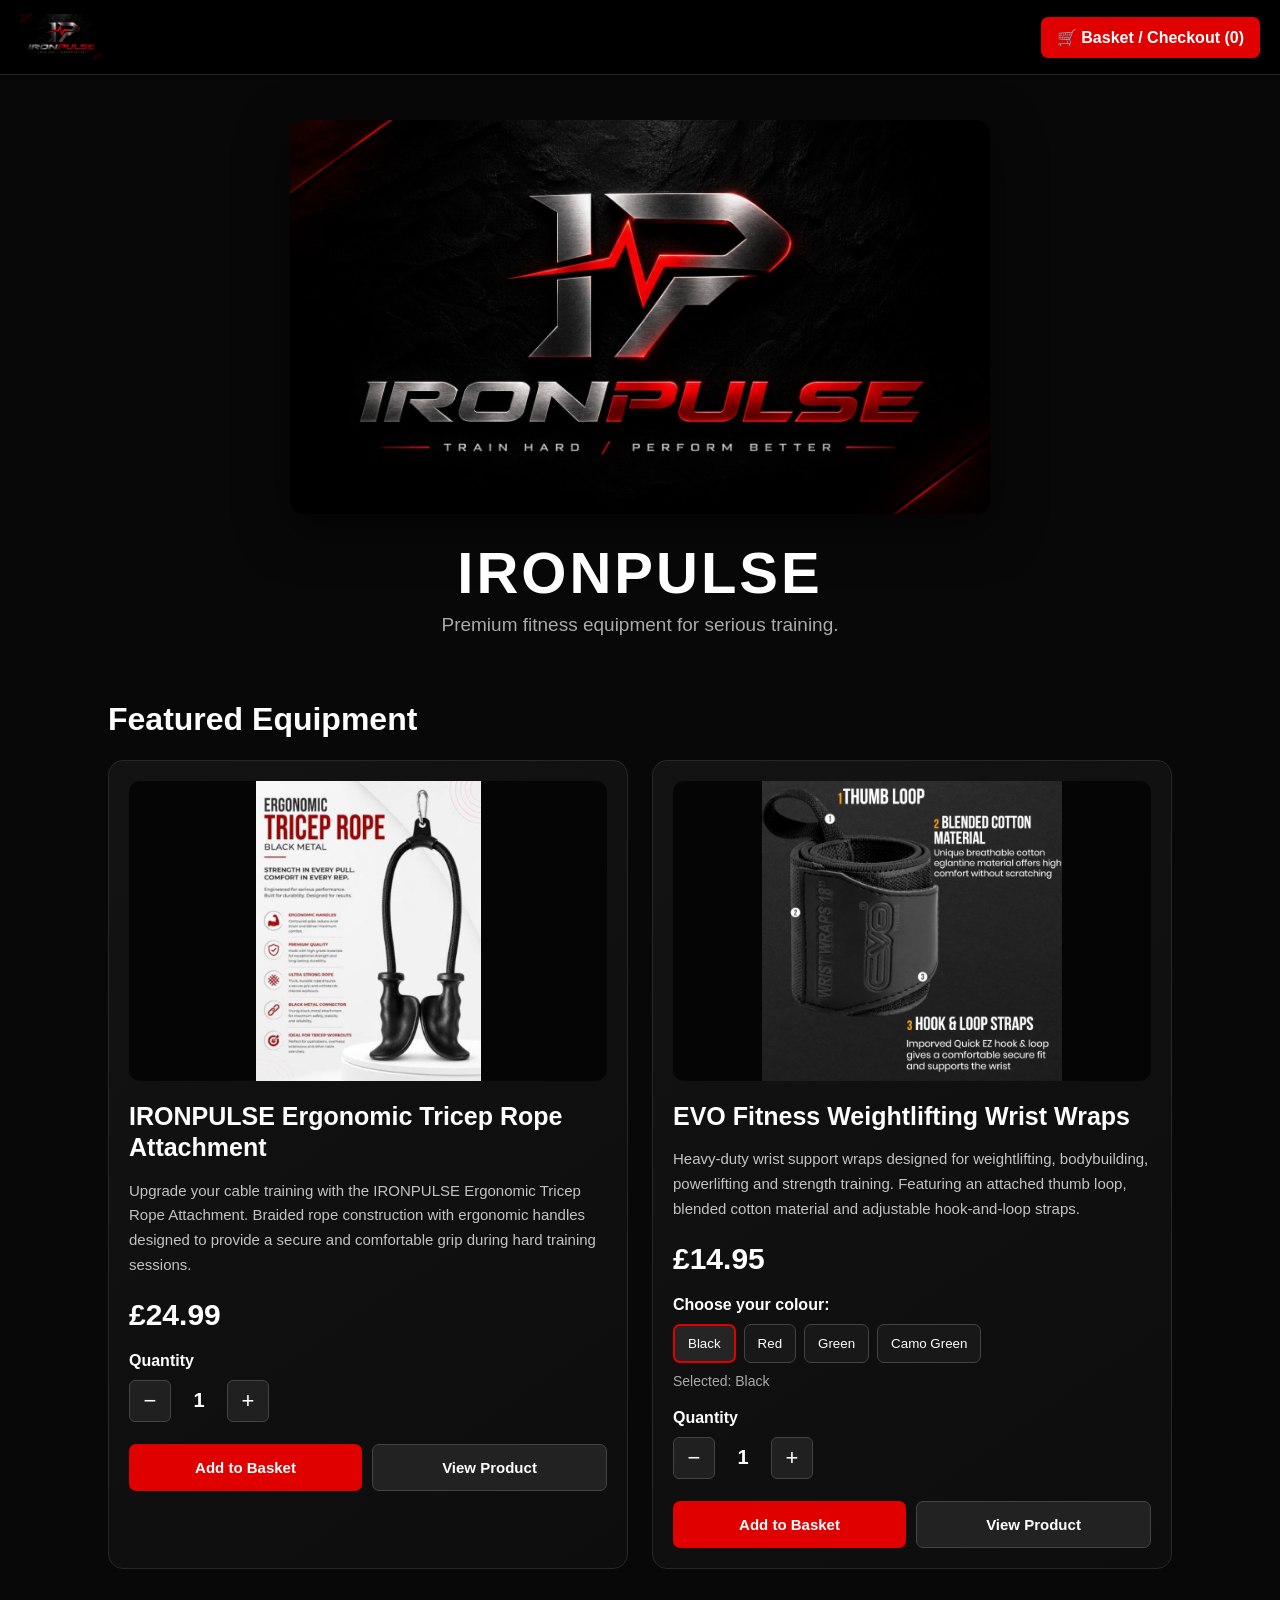
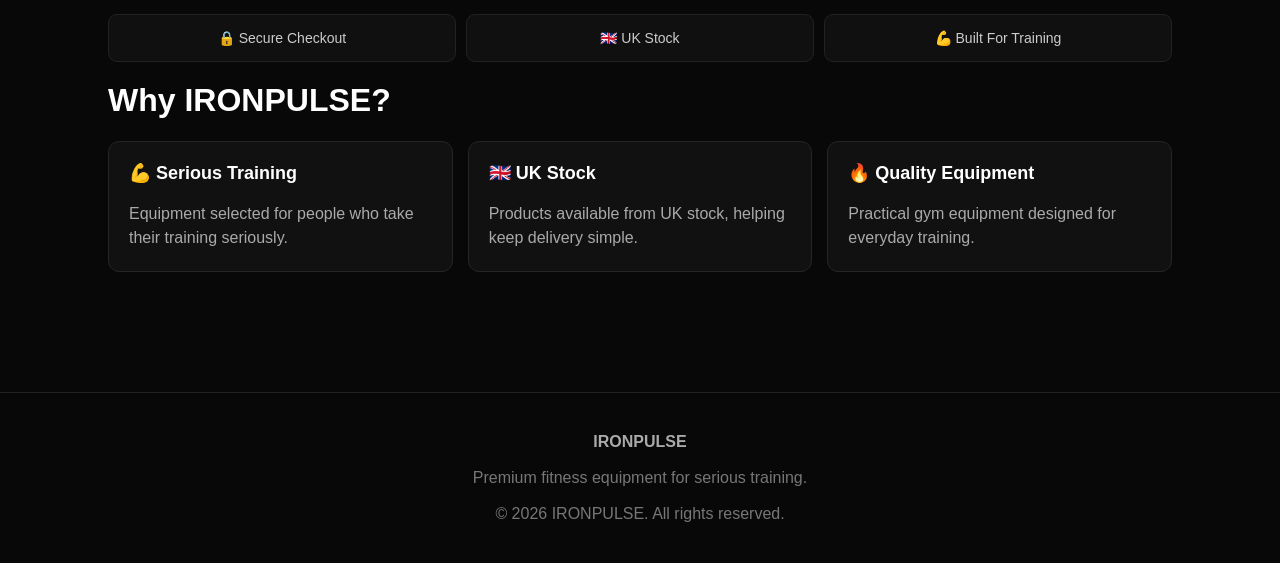
<file: index.html>
<!DOCTYPE html>
<html lang="en">
<head>
<meta charset="UTF-8">
<meta name="viewport" content="width=device-width, initial-scale=1.0">

<title>IRONPULSE | Premium Fitness Equipment</title>

<meta name="description"
content="IRONPULSE — premium gym accessories and fitness equipment for serious training.">

<style>

* {
  box-sizing: border-box;
}

html {
  scroll-behavior: smooth;
}

body {
  margin: 0;
  background: #080808;
  color: #fff;
  font-family: Arial, Helvetica, sans-serif;
}

/* HEADER */

header {
  position: sticky;
  top: 0;
  z-index: 1000;

  background: rgba(0,0,0,0.96);
  border-bottom: 1px solid #252525;

  padding: 14px 20px;

  display: flex;
  align-items: center;
  justify-content: space-between;
}

.logo {
  width: 150px;
  max-width: 55%;
  display: block;
}

.basket {
  background: #e00000;
  color: #fff;

  padding: 11px 16px;

  border-radius: 7px;

  text-decoration: none;
  font-weight: bold;

  transition: 0.2s;
}

.basket:hover {
  background: #b80000;
  transform: translateY(-1px);
}

/* MAIN */

.container {
  width: 100%;
  max-width: 1100px;

  margin: auto;

  padding: 25px 18px 70px;
}

/* HERO */

.hero {
  text-align: center;
  padding: 20px 0 45px;
}

.hero img {
  width: 100%;
  max-width: 700px;

  border-radius: 14px;

  display: block;
  margin: auto;

  box-shadow: 0 15px 50px rgba(0,0,0,0.5);
}

.hero h1 {
  font-size: clamp(36px, 7vw, 58px);

  margin: 25px 0 8px;

  letter-spacing: 3px;
}

.hero p {
  color: #aaa;
  font-size: 19px;
  margin: 0;
}

/* SECTION TITLES */

.section-title {
  font-size: 32px;
  margin: 20px 0 22px;
}

/* PRODUCTS */

.products {
  display: grid;
  grid-template-columns: repeat(2, 1fr);
  gap: 24px;
}

.product {
  background: linear-gradient(145deg, #131313, #0d0d0d);

  border: 1px solid #282828;

  border-radius: 15px;

  padding: 20px;

  transition: transform 0.2s, border-color 0.2s;
}

.product:hover {
  transform: translateY(-3px);
  border-color: #444;
}

.product-image {
  width: 100%;
  height: 300px;

  object-fit: contain;

  background: #050505;

  border-radius: 11px;

  display: block;
}

.product h2 {
  font-size: 25px;
  line-height: 1.25;

  margin: 20px 0 10px;
}

.description {
  color: #c3c3c3;
  line-height: 1.65;
  font-size: 15px;
}

.price {
  font-size: 30px;
  font-weight: bold;

  margin: 20px 0;

  color: #fff;
}

/* OPTIONS */

.quantity-area {
  margin-top: 20px;
}

.quantity-area strong,
.colours strong {
  display: block;
  margin-bottom: 10px;
}

.quantity {
  display: flex;
  align-items: center;
  gap: 12px;
}

.quantity button {
  width: 42px;
  height: 42px;

  background: #202020;
  color: white;

  border: 1px solid #444;
  border-radius: 6px;

  font-size: 22px;

  cursor: pointer;

  transition: 0.2s;
}

.quantity button:hover {
  background: #333;
}

.quantity span {
  min-width: 32px;

  text-align: center;

  font-size: 20px;
  font-weight: bold;
}

/* COLOURS */

.colours {
  margin-top: 20px;
}

.colour-buttons {
  display: flex;
  flex-wrap: wrap;
  gap: 8px;
}

.colour-button {
  background: #181818;
  color: white;

  border: 1px solid #444;

  padding: 10px 13px;

  border-radius: 7px;

  cursor: pointer;

  transition: 0.2s;
}

.colour-button:hover {
  background: #262626;
}

.colour-button.active {
  border: 2px solid #e00000;
  background: #252525;
}

.selected-colour {
  color: #aaa;
  font-size: 14px;
  margin-top: 10px;
}

/* BUTTONS */

.button-row {
  display: flex;
  gap: 10px;

  margin-top: 22px;
}

.add-button,
.checkout-button {
  flex: 1;

  padding: 14px 10px;

  border-radius: 7px;

  font-size: 15px;
  font-weight: bold;

  cursor: pointer;

  text-align: center;
  text-decoration: none;

  transition: 0.2s;
}

.add-button {
  background: #e00000;
  color: white;
  border: none;
}

.add-button:hover {
  background: #b80000;
}

.checkout-button {
  background: #222;
  color: white;

  border: 1px solid #444;
}

.checkout-button:hover {
  background: #333;
}

/* MESSAGE */

.message {
  display: none;

  text-align: center;

  margin-top: 13px;

  color: #62ff62;

  font-weight: bold;
}

/* FEATURES */

.features {
  display: grid;

  grid-template-columns: repeat(3, 1fr);

  gap: 15px;
}

.feature {
  background: #111;

  padding: 20px;

  border-radius: 11px;

  border: 1px solid #252525;
}

.feature h3 {
  margin-top: 0;
  font-size: 18px;
}

.feature p {
  color: #aaa;
  line-height: 1.55;
  margin-bottom: 0;
}

/* TRUST BAR */

.trust-bar {
  display: grid;

  grid-template-columns: repeat(3, 1fr);

  gap: 10px;

  margin: 45px 0 10px;

  text-align: center;
}

.trust-item {
  background: #101010;

  border: 1px solid #222;

  border-radius: 9px;

  padding: 15px;

  color: #ccc;

  font-size: 14px;
}

/* FOOTER */

footer {
  text-align: center;

  padding: 40px 20px;

  border-top: 1px solid #222;

  color: #777;

  margin-top: 50px;
}

footer strong {
  color: #aaa;
}

/* MOBILE */

@media (max-width: 700px) {

  header {
    padding: 12px;
  }

  .logo {
    width: 125px;
  }

  .basket {
    padding: 9px 11px;
    font-size: 13px;
  }

  .products {
    grid-template-columns: 1fr;
  }

  .features {
    grid-template-columns: 1fr;
  }

  .trust-bar {
    grid-template-columns: 1fr;
  }

  .button-row {
    flex-direction: column;
  }

  .product-image {
    height: 280px;
  }

}

</style>
</head>


<body>


<!-- HEADER -->

<header>

<a href="index.html">
<img
class="logo"
src="assets/ironpulse-brand.jpg"
alt="IRONPULSE">
</a>

<a href="checkout.html" class="basket">
🛒 Basket / Checkout
(<span id="basketCount">0</span>)
</a>

</header>


<main class="container">


<!-- HERO -->

<section class="hero">

<img
src="assets/ironpulse-brand.jpg"
alt="IRONPULSE Premium Fitness Equipment">

<h1>IRONPULSE</h1>

<p>
Premium fitness equipment for serious training.
</p>

</section>


<!-- PRODUCTS -->

<h2 class="section-title">
Featured Equipment
</h2>


<div class="products">


<!-- TRICEP ROPE -->

<section class="product">

<img
class="product-image"
src="assets/product-features.jpg"
alt="IRONPULSE Ergonomic Tricep Rope Attachment">

<h2>
IRONPULSE Ergonomic Tricep Rope Attachment
</h2>

<p class="description">
Upgrade your cable training with the
IRONPULSE Ergonomic Tricep Rope Attachment.

Braided rope construction with ergonomic
handles designed to provide a secure and
comfortable grip during hard training sessions.
</p>

<div class="price">
£24.99
</div>


<div class="quantity-area">

<strong>Quantity</strong>

<div class="quantity">

<button
type="button"
onclick="changeQuantity('rope', -1)">
−
</button>

<span id="ropeQuantity">1</span>

<button
type="button"
onclick="changeQuantity('rope', 1)">
+
</button>

</div>

</div>


<div class="button-row">

<button
type="button"
class="add-button"
onclick="addToBasket('rope')">

Add to Basket

</button>

<a
href="tricep-rope.html"
class="checkout-button">

View Product

</a>

</div>


<div
id="ropeMessage"
class="message">

✓ Added to basket

</div>

</section>


<!-- WRIST WRAPS -->

<section class="product">

<img
class="product-image"
src="assets/Screenshot_20260927_171119_com_amazon_mShop_android_shopping_MainActivity.jpg"
alt="EVO Fitness Weightlifting Wrist Wraps">

<h2>
EVO Fitness Weightlifting Wrist Wraps
</h2>

<p class="description">
Heavy-duty wrist support wraps designed for
weightlifting, bodybuilding, powerlifting and
strength training.

Featuring an attached thumb loop, blended cotton
material and adjustable hook-and-loop straps.
</p>

<div class="price">
£14.95
</div>


<!-- COLOURS -->

<div class="colours">

<strong>
Choose your colour:
</strong>

<div class="colour-buttons">

<button
type="button"
class="colour-button active"
onclick="selectColour('Black', this)">
Black
</button>

<button
type="button"
class="colour-button"
onclick="selectColour('Red', this)">
Red
</button>

<button
type="button"
class="colour-button"
onclick="selectColour('Green', this)">
Green
</button>

<button
type="button"
class="colour-button"
onclick="selectColour('Camo Green', this)">
Camo Green
</button>

</div>

<p id="selectedColour" class="selected-colour">
Selected: Black
</p>

</div>


<!-- QUANTITY -->

<div class="quantity-area">

<strong>Quantity</strong>

<div class="quantity">

<button
type="button"
onclick="changeQuantity('wraps', -1)">
−
</button>

<span id="wrapQuantity">1</span>

<button
type="button"
onclick="changeQuantity('wraps', 1)">
+
</button>

</div>

</div>


<div class="button-row">

<button
type="button"
class="add-button"
onclick="addToBasket('wraps')">

Add to Basket

</button>

<a
href="evo-wraps.html"
class="checkout-button">

View Product

</a>

</div>


<div
id="wrapMessage"
class="message">

✓ Added to basket

</div>

</section>

</div>


<!-- TRUST -->

<div class="trust-bar">

<div class="trust-item">
🔒 Secure Checkout
</div>

<div class="trust-item">
🇬🇧 UK Stock
</div>

<div class="trust-item">
💪 Built For Training
</div>

</div>


<!-- WHY IRONPULSE -->

<h2 class="section-title">
Why IRONPULSE?
</h2>


<div class="features">


<div class="feature">

<h3>💪 Serious Training</h3>

<p>
Equipment selected for people who take
their training seriously.
</p>

</div>


<div class="feature">

<h3>🇬🇧 UK Stock</h3>

<p>
Products available from UK stock,
helping keep delivery simple.
</p>

</div>


<div class="feature">

<h3>🔥 Quality Equipment</h3>

<p>
Practical gym equipment designed for
everyday training.
</p>

</div>


</div>


</main>


<footer>

<strong>IRONPULSE</strong>

<br><br>

Premium fitness equipment for serious training.

<br><br>

© 2026 IRONPULSE. All rights reserved.

</footer>


<script>

/* =========================================
   IRONPULSE BASKET
========================================= */

let basket =
JSON.parse(localStorage.getItem("ironpulseBasket")) || [];


let quantities = {

  rope: 1,

  wraps: 1

};


let selectedColour = "Black";


/* =========================================
   QUANTITY
========================================= */

function changeQuantity(product, amount) {

  quantities[product] += amount;

  if (quantities[product] < 1) {

    quantities[product] = 1;

  }


  if (product === "rope") {

    document.getElementById("ropeQuantity")
      .textContent = quantities[product];

  }


  if (product === "wraps") {

    document.getElementById("wrapQuantity")
      .textContent = quantities[product];

  }

}


/* =========================================
   COLOUR
========================================= */

function selectColour(colour, button) {

  selectedColour = colour;

  document.getElementById("selectedColour")
    .textContent = "Selected: " + colour;


  document
    .querySelectorAll(".colour-button")
    .forEach(function(btn) {

      btn.classList.remove("active");

    });


  button.classList.add("active");

}


/* =========================================
   ADD TO BASKET
========================================= */

function addToBasket(product) {

  let item;


  if (product === "rope") {

    item = {

      product:
        "IRONPULSE Ergonomic Tricep Rope Attachment",

      price: 24.99,

      quantity: quantities.rope,

      colour: "Black"

    };


    showMessage("ropeMessage");

  }


  if (product === "wraps") {

    item = {

      product:
        "EVO Fitness Weightlifting Wrist Wraps",

      price: 14.95,

      quantity: quantities.wraps,

      colour: selectedColour

    };


    showMessage("wrapMessage");

  }


  basket.push(item);


  localStorage.setItem(
    "ironpulseBasket",
    JSON.stringify(basket)
  );


  updateBasketCount();

}


/* =========================================
   MESSAGE
========================================= */

function showMessage(id) {

  const message =
    document.getElementById(id);


  message.style.display = "block";


  setTimeout(function() {

    message.style.display = "none";

  }, 2000);

}


/* =========================================
   BASKET COUNT
========================================= */

function updateBasketCount() {

  let count = 0;


  basket.forEach(function(item) {

    count += Number(item.quantity);

  });


  document.getElementById("basketCount")
    .textContent = count;

}


/* =========================================
   STARTUP
========================================= */

updateBasketCount();

</script>

</body>
</html>
</file>
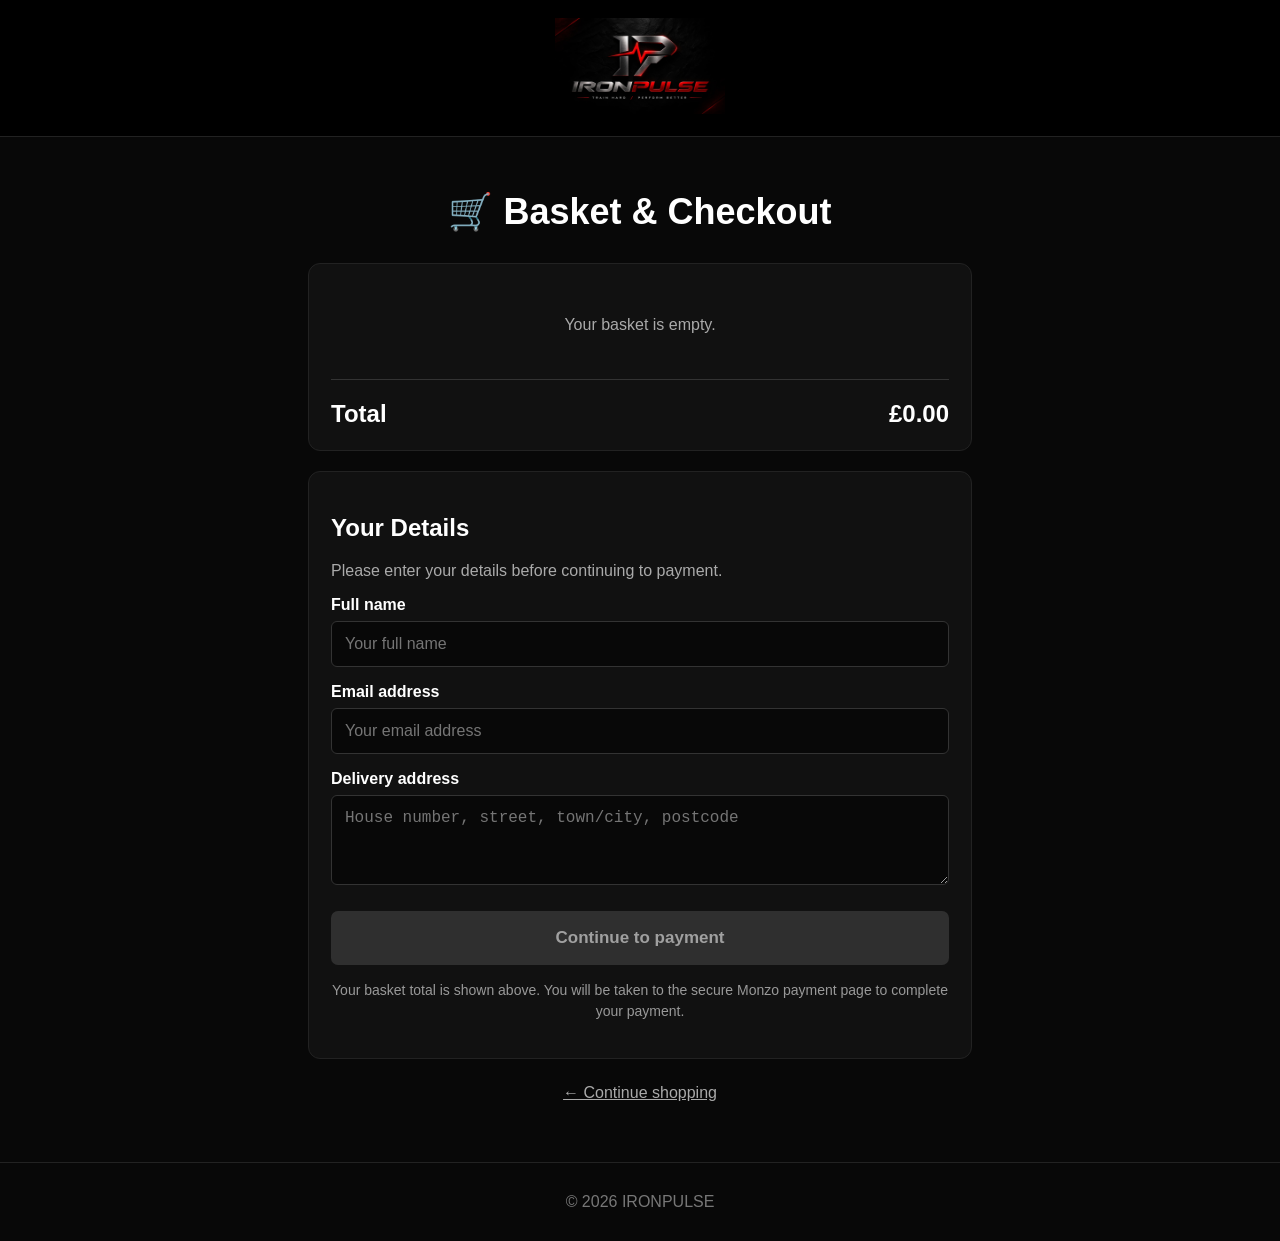
<file: checkout.html>
<!DOCTYPE html>
<html lang="en">
<head>
<meta charset="UTF-8">
<meta name="viewport" content="width=device-width, initial-scale=1.0">

<title>Basket & Checkout | IRONPULSE</title>

<style>

* {
  box-sizing: border-box;
}

body {
  margin: 0;
  background: #080808;
  color: #fff;
  font-family: Arial, sans-serif;
}

header {
  background: #000;
  padding: 18px;
  text-align: center;
  border-bottom: 1px solid #222;
}

.logo {
  width: 170px;
  max-width: 80%;
}

.container {
  max-width: 700px;
  margin: auto;
  padding: 30px 18px 60px;
}

h1 {
  text-align: center;
  font-size: 36px;
  margin-bottom: 30px;
}

.card {
  background: #111;
  border: 1px solid #222;
  border-radius: 12px;
  padding: 22px;
  margin-bottom: 20px;
}

.basket-item {
  display: flex;
  gap: 15px;
  align-items: center;
  padding: 15px 0;
  border-bottom: 1px solid #292929;
}

.basket-item:last-child {
  border-bottom: none;
}

.basket-item img {
  width: 95px;
  height: 95px;
  object-fit: contain;
  background: #080808;
  border-radius: 8px;
}

.item-info {
  flex: 1;
}

.item-info h2 {
  margin: 0 0 8px;
  font-size: 19px;
}

.item-info p {
  margin: 4px 0;
  color: #aaa;
}

.item-price {
  font-size: 18px;
  font-weight: bold;
}

.remove {
  background: #333;
  color: #fff;
  border: none;
  padding: 8px 12px;
  border-radius: 5px;
  cursor: pointer;
  margin-top: 8px;
}

.remove:hover {
  background: #b00000;
}

.total {
  display: flex;
  justify-content: space-between;
  font-size: 24px;
  font-weight: bold;
  padding-top: 20px;
  margin-top: 15px;
  border-top: 1px solid #333;
}

label {
  display: block;
  margin: 16px 0 7px;
  font-weight: bold;
}

input,
textarea {
  width: 100%;
  padding: 13px;
  background: #080808;
  border: 1px solid #333;
  border-radius: 6px;
  color: #fff;
  font-size: 16px;
}

textarea {
  min-height: 90px;
  resize: vertical;
}

.button {
  display: block;
  width: 100%;
  background: #e00000;
  color: white;
  text-align: center;
  padding: 17px;
  border: none;
  border-radius: 7px;
  font-size: 17px;
  font-weight: bold;
  cursor: pointer;
  text-decoration: none;
  margin-top: 22px;
}

.button:hover {
  background: #b00000;
}

.button.disabled {
  background: #444;
  pointer-events: none;
  opacity: 0.6;
}

.note {
  color: #999;
  font-size: 14px;
  line-height: 1.5;
  margin-top: 15px;
  text-align: center;
}

.back {
  display: block;
  text-align: center;
  color: #aaa;
  margin-top: 25px;
}

.empty {
  text-align: center;
  color: #aaa;
  padding: 30px 0;
}

footer {
  text-align: center;
  padding: 30px;
  border-top: 1px solid #222;
  color: #777;
}

@media (max-width: 600px) {

  h1 {
    font-size: 30px;
  }

  .basket-item {
    align-items: flex-start;
  }

  .basket-item img {
    width: 80px;
    height: 80px;
  }

}

</style>
</head>

<body>

<header>

<a href="index.html">

<img
class="logo"
src="assets/ironpulse-brand.jpg"
alt="IRONPULSE">

</a>

</header>


<div class="container">

<h1>🛒 Basket & Checkout</h1>


<div class="card">

<div id="basketItems"></div>

<div class="total">

<span>Total</span>

<span id="basketTotal">£0.00</span>

</div>

</div>


<div class="card">

<h2>Your Details</h2>

<p style="color:#aaa;">
Please enter your details before continuing to payment.
</p>

<label for="name">
Full name
</label>

<input
type="text"
id="name"
placeholder="Your full name">


<label for="email">
Email address
</label>

<input
type="email"
id="email"
placeholder="Your email address">


<label for="address">
Delivery address
</label>

<textarea
id="address"
placeholder="House number, street, town/city, postcode"></textarea>


<a
id="paymentButton"
class="button"
href="https://monzo.com/pay/r/ignite-fitness-coaching_f6RvJFebjwKOjb"
target="_blank"
rel="noopener">

Continue to payment

</a>

<p class="note">

Your basket total is shown above.

You will be taken to the secure Monzo payment page
to complete your payment.

</p>

</div>


<a
class="back"
href="index.html">

← Continue shopping

</a>

</div>


<footer>

© 2026 IRONPULSE

</footer>


<script>

let basket =
JSON.parse(localStorage.getItem("ironpulseBasket")) || [];


function displayBasket() {

  const container =
    document.getElementById("basketItems");

  const totalElement =
    document.getElementById("basketTotal");

  const paymentButton =
    document.getElementById("paymentButton");


  container.innerHTML = "";


  if (basket.length === 0) {

    container.innerHTML =
      '<div class="empty">Your basket is empty.</div>';

    totalElement.textContent = "£0.00";

    paymentButton.classList.add("disabled");

    return;

  }


  paymentButton.classList.remove("disabled");


  let total = 0;


  basket.forEach(function(item, index) {

    const itemTotal =
      item.price * item.quantity;

    total += itemTotal;


    let image =
      "assets/product-features.jpg";


    if (
      item.product &&
      item.product.includes("EVO")
    ) {

      image =
        "assets/Screenshot_20260927_171119_com_amazon_mShop_android_shopping_MainActivity.jpg";

    }


    const div =
      document.createElement("div");

    div.className =
      "basket-item";


    div.innerHTML = `

      <img
        src="${image}"
        alt="${item.product}">

      <div class="item-info">

        <h2>${item.product}</h2>

        <p>
          Quantity: ${item.quantity}
        </p>

        ${
          item.colour
          ?
          `<p>Colour: ${item.colour}</p>`
          :
          ""
        }

        <div class="item-price">
          £${itemTotal.toFixed(2)}
        </div>

        <button
          class="remove"
          onclick="removeItem(${index})">

          Remove item

        </button>

      </div>

    `;


    container.appendChild(div);

  });


  totalElement.textContent =
    "£" + total.toFixed(2);

}


function removeItem(index) {

  basket.splice(index, 1);

  localStorage.setItem(
    "ironpulseBasket",
    JSON.stringify(basket)
  );

  displayBasket();

}


displayBasket();

</script>

</body>
</html>
</file>
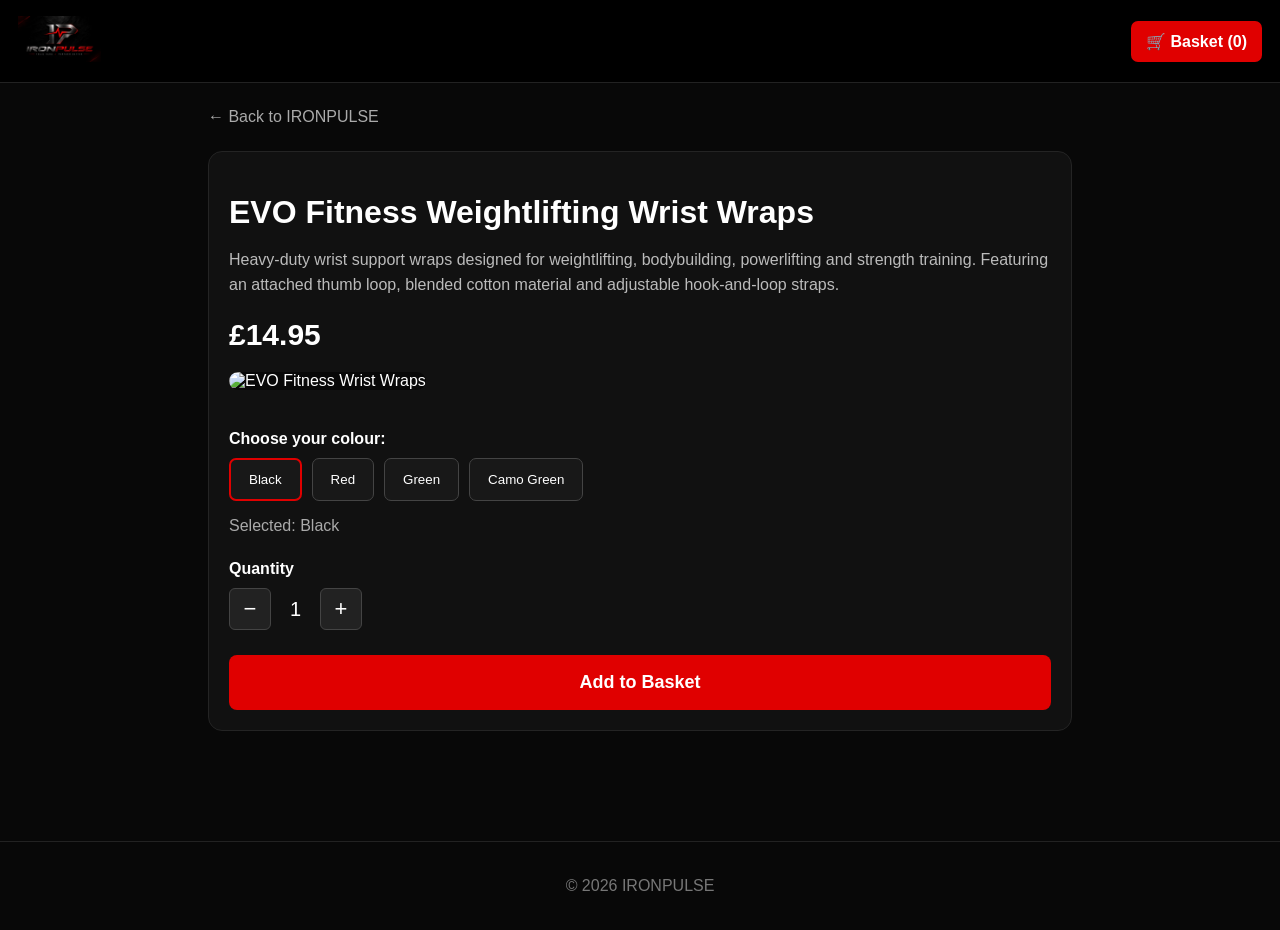
<file: evo-wraps.html>
<!DOCTYPE html>
<html lang="en">
<head>
<meta charset="UTF-8">
<meta name="viewport" content="width=device-width, initial-scale=1.0">

<title>EVO Fitness Wrist Wraps | IRONPULSE</title>

<style>
* {
  box-sizing: border-box;
}

body {
  margin: 0;
  background: #080808;
  color: #fff;
  font-family: Arial, sans-serif;
}

header {
  background: #000;
  padding: 16px 18px;
  border-bottom: 1px solid #222;
  display: flex;
  justify-content: space-between;
  align-items: center;
}

.logo {
  width: 150px;
  max-width: 55%;
}

.basket {
  background: #e00000;
  color: #fff;
  text-decoration: none;
  padding: 11px 15px;
  border-radius: 7px;
  font-weight: bold;
}

.container {
  max-width: 900px;
  margin: auto;
  padding: 25px 18px 60px;
}

.back {
  display: inline-block;
  color: #aaa;
  text-decoration: none;
  margin-bottom: 25px;
}

.product {
  background: #111;
  border: 1px solid #242424;
  border-radius: 14px;
  padding: 20px;
}

h1 {
  font-size: 32px;
  margin-bottom: 10px;
}

.description {
  color: #bbb;
  line-height: 1.6;
}

.price {
  font-size: 30px;
  font-weight: bold;
  margin: 20px 0;
}

/* GALLERY */

.main-image {
  width: 100%;
  max-height: 550px;
  object-fit: contain;
  background: #080808;
  border-radius: 10px;
}

.thumbnails {
  display: grid;
  grid-template-columns: repeat(4, 1fr);
  gap: 10px;
  margin-top: 12px;
}

.thumbnails img {
  width: 100%;
  height: 100px;
  object-fit: cover;
  background: #080808;
  border-radius: 8px;
  border: 2px solid transparent;
  cursor: pointer;
}

.thumbnails img:hover {
  border-color: #e00000;
}

/* COLOURS */

.colours {
  margin-top: 28px;
}

.colour-buttons {
  display: flex;
  flex-wrap: wrap;
  gap: 10px;
  margin-top: 10px;
}

.colour-button {
  background: #181818;
  color: white;
  border: 1px solid #444;
  padding: 12px 18px;
  border-radius: 7px;
  cursor: pointer;
}

.colour-button.active {
  border: 2px solid #e00000;
}

/* QUANTITY */

.quantity {
  display: flex;
  align-items: center;
  gap: 12px;
  margin-top: 10px;
}

.quantity button {
  width: 42px;
  height: 42px;
  background: #222;
  color: white;
  border: 1px solid #444;
  border-radius: 6px;
  font-size: 22px;
}

.quantity span {
  font-size: 20px;
  min-width: 25px;
  text-align: center;
}

/* BUTTON */

.add-button {
  width: 100%;
  background: #e00000;
  color: white;
  border: none;
  padding: 17px;
  margin-top: 25px;
  border-radius: 8px;
  font-size: 18px;
  font-weight: bold;
  cursor: pointer;
}

.message {
  display: none;
  text-align: center;
  color: #6cff6c;
  font-weight: bold;
  margin-top: 15px;
}

footer {
  text-align: center;
  padding: 35px;
  border-top: 1px solid #222;
  color: #777;
  margin-top: 50px;
}

@media (max-width: 600px) {

  h1 {
    font-size: 27px;
  }

  .thumbnails {
    grid-template-columns: repeat(3, 1fr);
  }

  .thumbnails img {
    height: 90px;
  }
}
</style>
</head>

<body>

<header>

<a href="index.html">
<img
class="logo"
src="assets/ironpulse-brand.jpg"
alt="IRONPULSE">
</a>

<a href="checkout.html" class="basket">
🛒 Basket (<span id="basketCount">0</span>)
</a>

</header>


<div class="container">

<a href="index.html" class="back">
← Back to IRONPULSE
</a>


<div class="product">

<h1>EVO Fitness Weightlifting Wrist Wraps</h1>

<p class="description">
Heavy-duty wrist support wraps designed for weightlifting,
bodybuilding, powerlifting and strength training.
Featuring an attached thumb loop, blended cotton material
and adjustable hook-and-loop straps.
</p>

<div class="price">£14.95</div>


<!-- MAIN IMAGE -->

<img
id="mainImage"
class="main-image"
alt="EVO Fitness Wrist Wraps">


<!-- THUMBNAILS -->

<div id="thumbnails" class="thumbnails"></div>


<!-- COLOUR -->

<div class="colours">

<strong>Choose your colour:</strong>

<div class="colour-buttons">

<button
class="colour-button active"
onclick="selectColour('Black', this)">
Black
</button>

<button
class="colour-button"
onclick="selectColour('Red', this)">
Red
</button>

<button
class="colour-button"
onclick="selectColour('Green', this)">
Green
</button>

<button
class="colour-button"
onclick="selectColour('Camo Green', this)">
Camo Green
</button>

</div>

<p id="selectedColour" style="color:#aaa;">
Selected: Black
</p>

</div>


<!-- QUANTITY -->

<div style="margin-top:25px;">

<strong>Quantity</strong>

<div class="quantity">

<button onclick="changeQuantity(-1)">−</button>

<span id="quantity">1</span>

<button onclick="changeQuantity(1)">+</button>

</div>

</div>


<button
class="add-button"
onclick="addToBasket()">

Add to Basket

</button>

<div id="message" class="message">
✓ Added to basket
</div>

</div>

</div>


<footer>
© 2026 IRONPULSE
</footer>


<script>

let quantity = 1;

let selectedColour = "Black";

let basket =
JSON.parse(localStorage.getItem("ironpulseBasket")) || [];


/* LOAD IMAGES */

async function loadImages() {

  const response = await fetch(
    "https://api.github.com/repos/IronPulseUK/IronPulseV/contents/assets"
  );

  const files = await response.json();

  const images = files
    .filter(file =>
      file.type === "file" &&
      /^Screenshot_20260927_.*\.(jpg|jpeg|png|webp)$/i.test(file.name)
    )
    .sort((a,b) =>
      a.name.localeCompare(b.name)
    );

  const mainImage =
    document.getElementById("mainImage");

  const thumbnails =
    document.getElementById("thumbnails");

  if (images.length > 0) {

    mainImage.src =
      images[0].download_url;

    images.forEach(file => {

      const img =
        document.createElement("img");

      img.src =
        file.download_url;

      img.onclick = function() {

        mainImage.src =
          file.download_url;

      };

      thumbnails.appendChild(img);

    });

  }

}


/* COLOUR */

function selectColour(colour, button) {

  selectedColour = colour;

  document.getElementById("selectedColour").textContent =
    "Selected: " + colour;

  document.querySelectorAll(".colour-button")
    .forEach(btn =>
      btn.classList.remove("active")
    );

  button.classList.add("active");

}


/* QUANTITY */

function changeQuantity(amount) {

  quantity += amount;

  if (quantity < 1) {
    quantity = 1;
  }

  document.getElementById("quantity").textContent =
    quantity;

}


/* BASKET */

function addToBasket() {

  basket.push({

    product:
      "EVO Fitness Weightlifting Wrist Wraps",

    price: 14.95,

    quantity: quantity,

    colour: selectedColour

  });

  localStorage.setItem(
    "ironpulseBasket",
    JSON.stringify(basket)
  );

  updateBasketCount();

  document.getElementById("message")
    .style.display = "block";

  setTimeout(() => {

    document.getElementById("message")
      .style.display = "none";

  }, 2000);

}


/* BASKET COUNT */

function updateBasketCount() {

  let count = 0;

  basket.forEach(item => {

    count += item.quantity;

  });

  document.getElementById("basketCount")
    .textContent = count;

}


updateBasketCount();

loadImages();

</script>

</body>
</html>
</file>
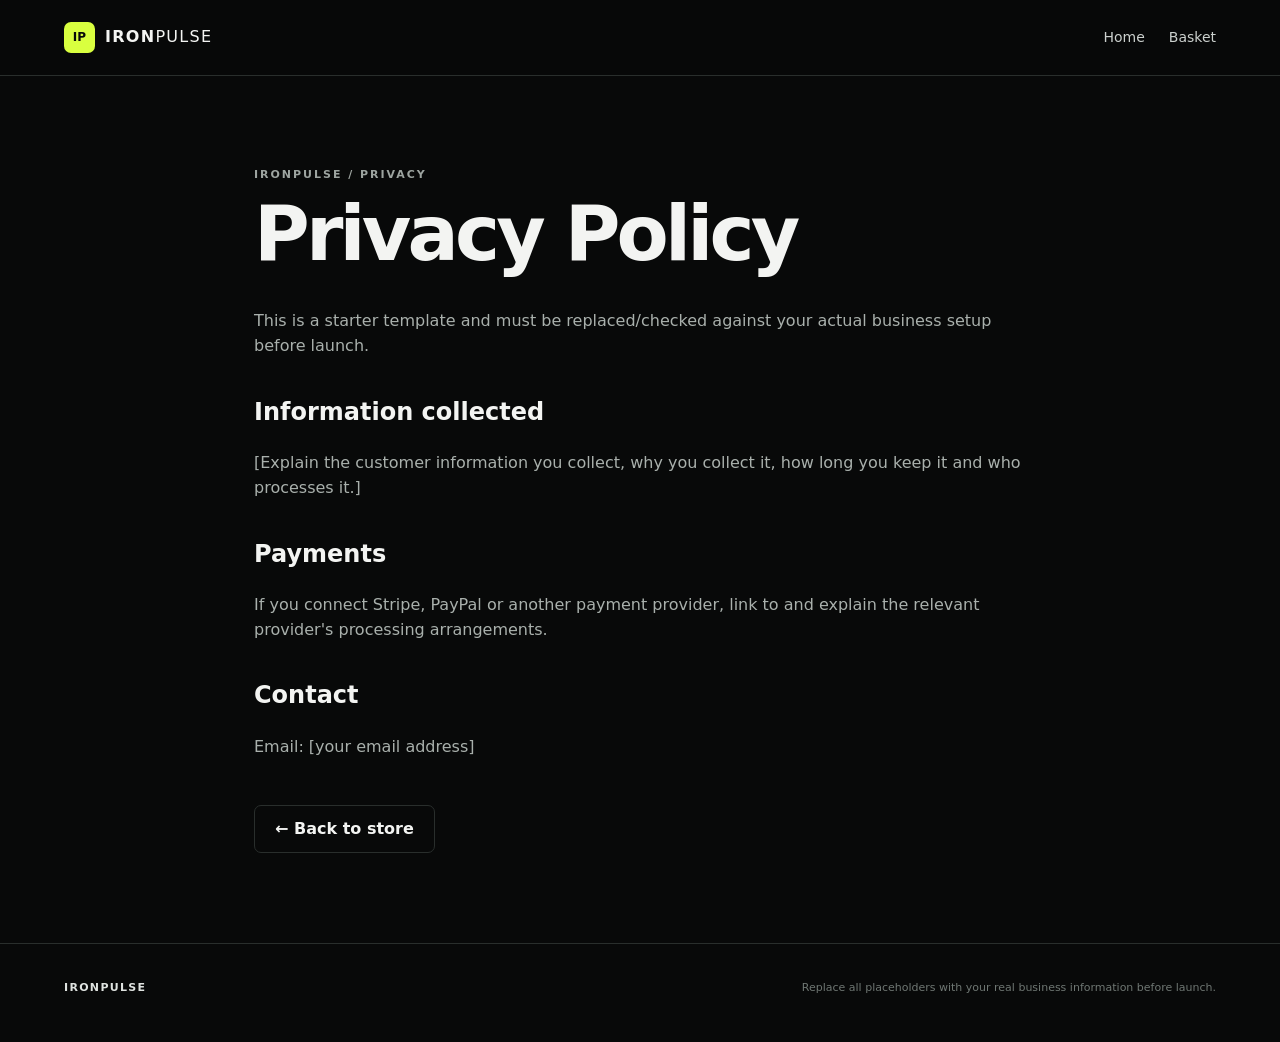
<file: privacy.html>
<!doctype html><html lang="en-GB"><head><meta charset="utf-8"><meta name="viewport" content="width=device-width, initial-scale=1"><title>Privacy — IRONPULSE</title><link rel="stylesheet" href="styles.css"></head><body>
<header class="site-header"><a class="brand" href="index.html"><span class="brand-mark">IP</span><span>IRON<span>PULSE</span></span></a><nav class="nav"><a href="index.html">Home</a><a href="checkout.html">Basket</a></nav></header>
<main class="legal-page"><div class="section-label">IRONPULSE / PRIVACY</div><h1>Privacy Policy</h1>
<p>This is a starter template and must be replaced/checked against your actual business setup before launch.</p>
<h2>Information collected</h2><p>[Explain the customer information you collect, why you collect it, how long you keep it and who processes it.]</p>
<h2>Payments</h2><p>If you connect Stripe, PayPal or another payment provider, link to and explain the relevant provider's processing arrangements.</p>
<h2>Contact</h2><p>Email: [your email address]</p><a class="btn btn-ghost" href="index.html">← Back to store</a></main>
<footer class="footer"><div class="footer-brand">IRONPULSE</div><p>Replace all placeholders with your real business information before launch.</p></footer>
<script src="script.js"></script></body></html>
</file>
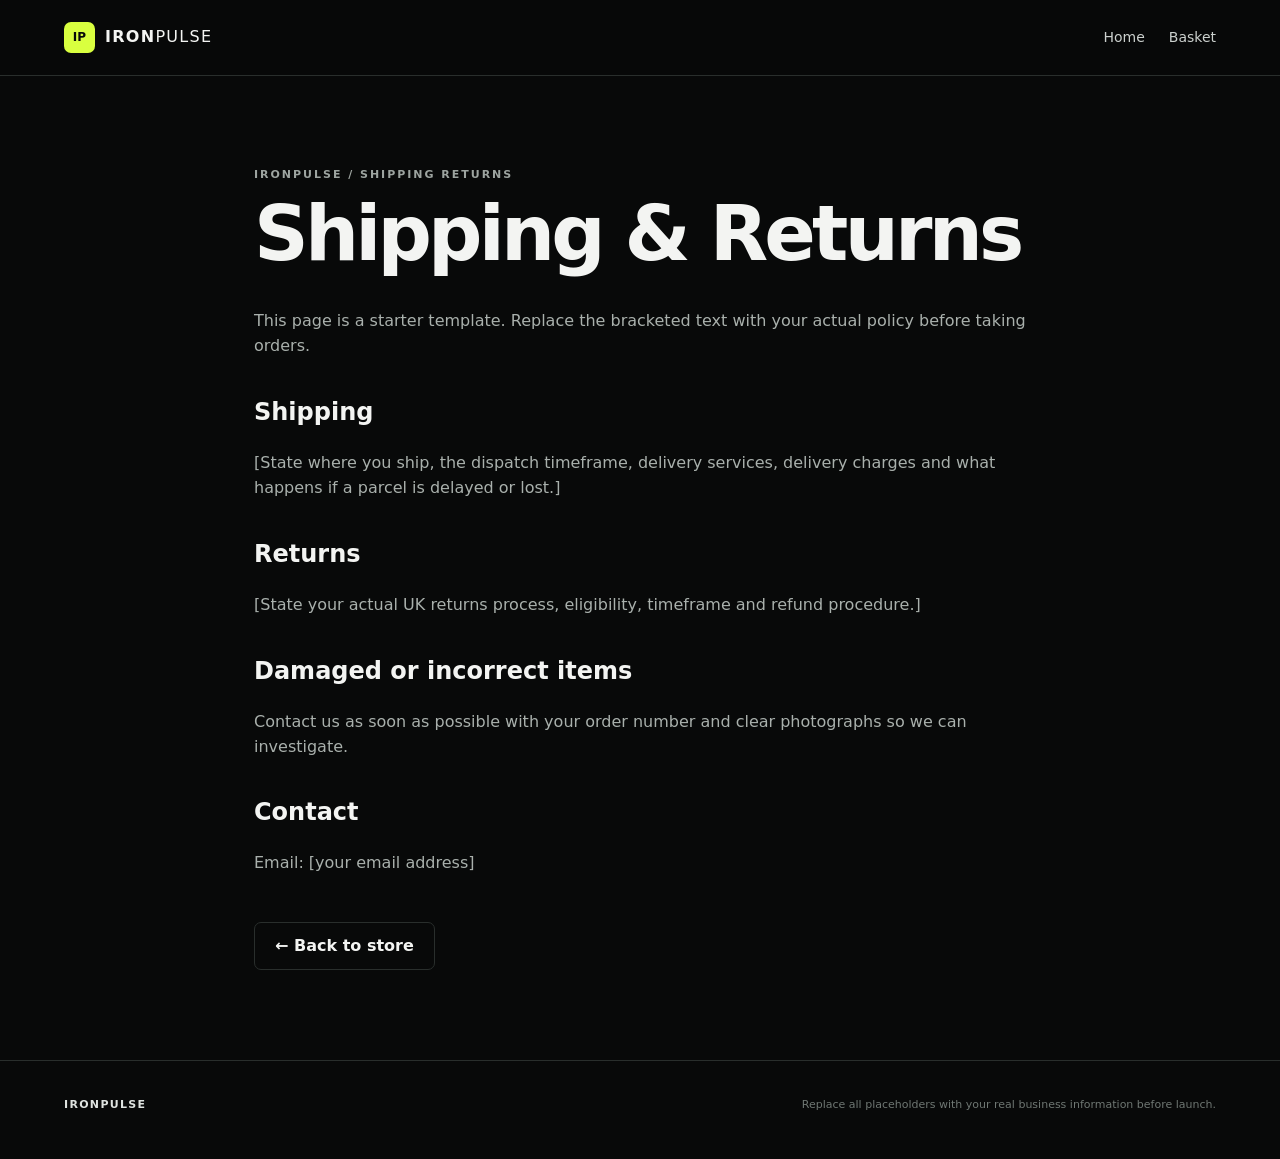
<file: shipping-returns.html>
<!doctype html><html lang="en-GB"><head><meta charset="utf-8"><meta name="viewport" content="width=device-width, initial-scale=1"><title>Shipping Returns — IRONPULSE</title><link rel="stylesheet" href="styles.css"></head><body>
<header class="site-header"><a class="brand" href="index.html"><span class="brand-mark">IP</span><span>IRON<span>PULSE</span></span></a><nav class="nav"><a href="index.html">Home</a><a href="checkout.html">Basket</a></nav></header>
<main class="legal-page"><div class="section-label">IRONPULSE / SHIPPING RETURNS</div><h1>Shipping & Returns</h1>
<p>This page is a starter template. Replace the bracketed text with your actual policy before taking orders.</p>
<h2>Shipping</h2><p>[State where you ship, the dispatch timeframe, delivery services, delivery charges and what happens if a parcel is delayed or lost.]</p>
<h2>Returns</h2><p>[State your actual UK returns process, eligibility, timeframe and refund procedure.]</p>
<h2>Damaged or incorrect items</h2><p>Contact us as soon as possible with your order number and clear photographs so we can investigate.</p>
<h2>Contact</h2><p>Email: [your email address]</p><a class="btn btn-ghost" href="index.html">← Back to store</a></main>
<footer class="footer"><div class="footer-brand">IRONPULSE</div><p>Replace all placeholders with your real business information before launch.</p></footer>
<script src="script.js"></script></body></html>
</file>
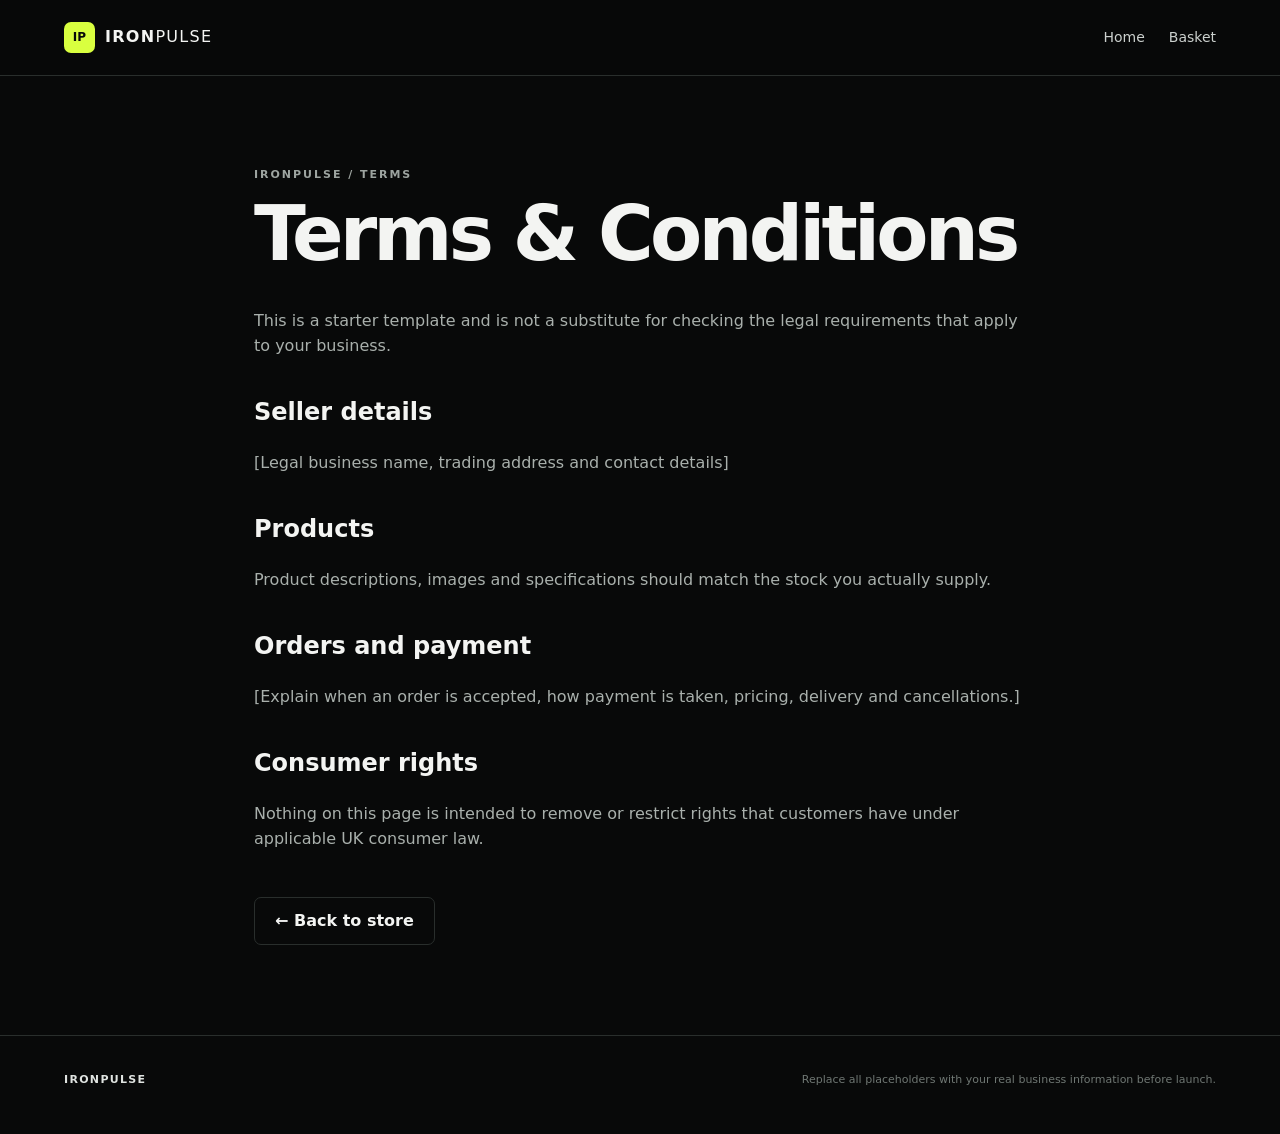
<file: terms.html>
<!doctype html><html lang="en-GB"><head><meta charset="utf-8"><meta name="viewport" content="width=device-width, initial-scale=1"><title>Terms — IRONPULSE</title><link rel="stylesheet" href="styles.css"></head><body>
<header class="site-header"><a class="brand" href="index.html"><span class="brand-mark">IP</span><span>IRON<span>PULSE</span></span></a><nav class="nav"><a href="index.html">Home</a><a href="checkout.html">Basket</a></nav></header>
<main class="legal-page"><div class="section-label">IRONPULSE / TERMS</div><h1>Terms & Conditions</h1>
<p>This is a starter template and is not a substitute for checking the legal requirements that apply to your business.</p>
<h2>Seller details</h2><p>[Legal business name, trading address and contact details]</p>
<h2>Products</h2><p>Product descriptions, images and specifications should match the stock you actually supply.</p>
<h2>Orders and payment</h2><p>[Explain when an order is accepted, how payment is taken, pricing, delivery and cancellations.]</p>
<h2>Consumer rights</h2><p>Nothing on this page is intended to remove or restrict rights that customers have under applicable UK consumer law.</p><a class="btn btn-ghost" href="index.html">← Back to store</a></main>
<footer class="footer"><div class="footer-brand">IRONPULSE</div><p>Replace all placeholders with your real business information before launch.</p></footer>
<script src="script.js"></script></body></html>
</file>
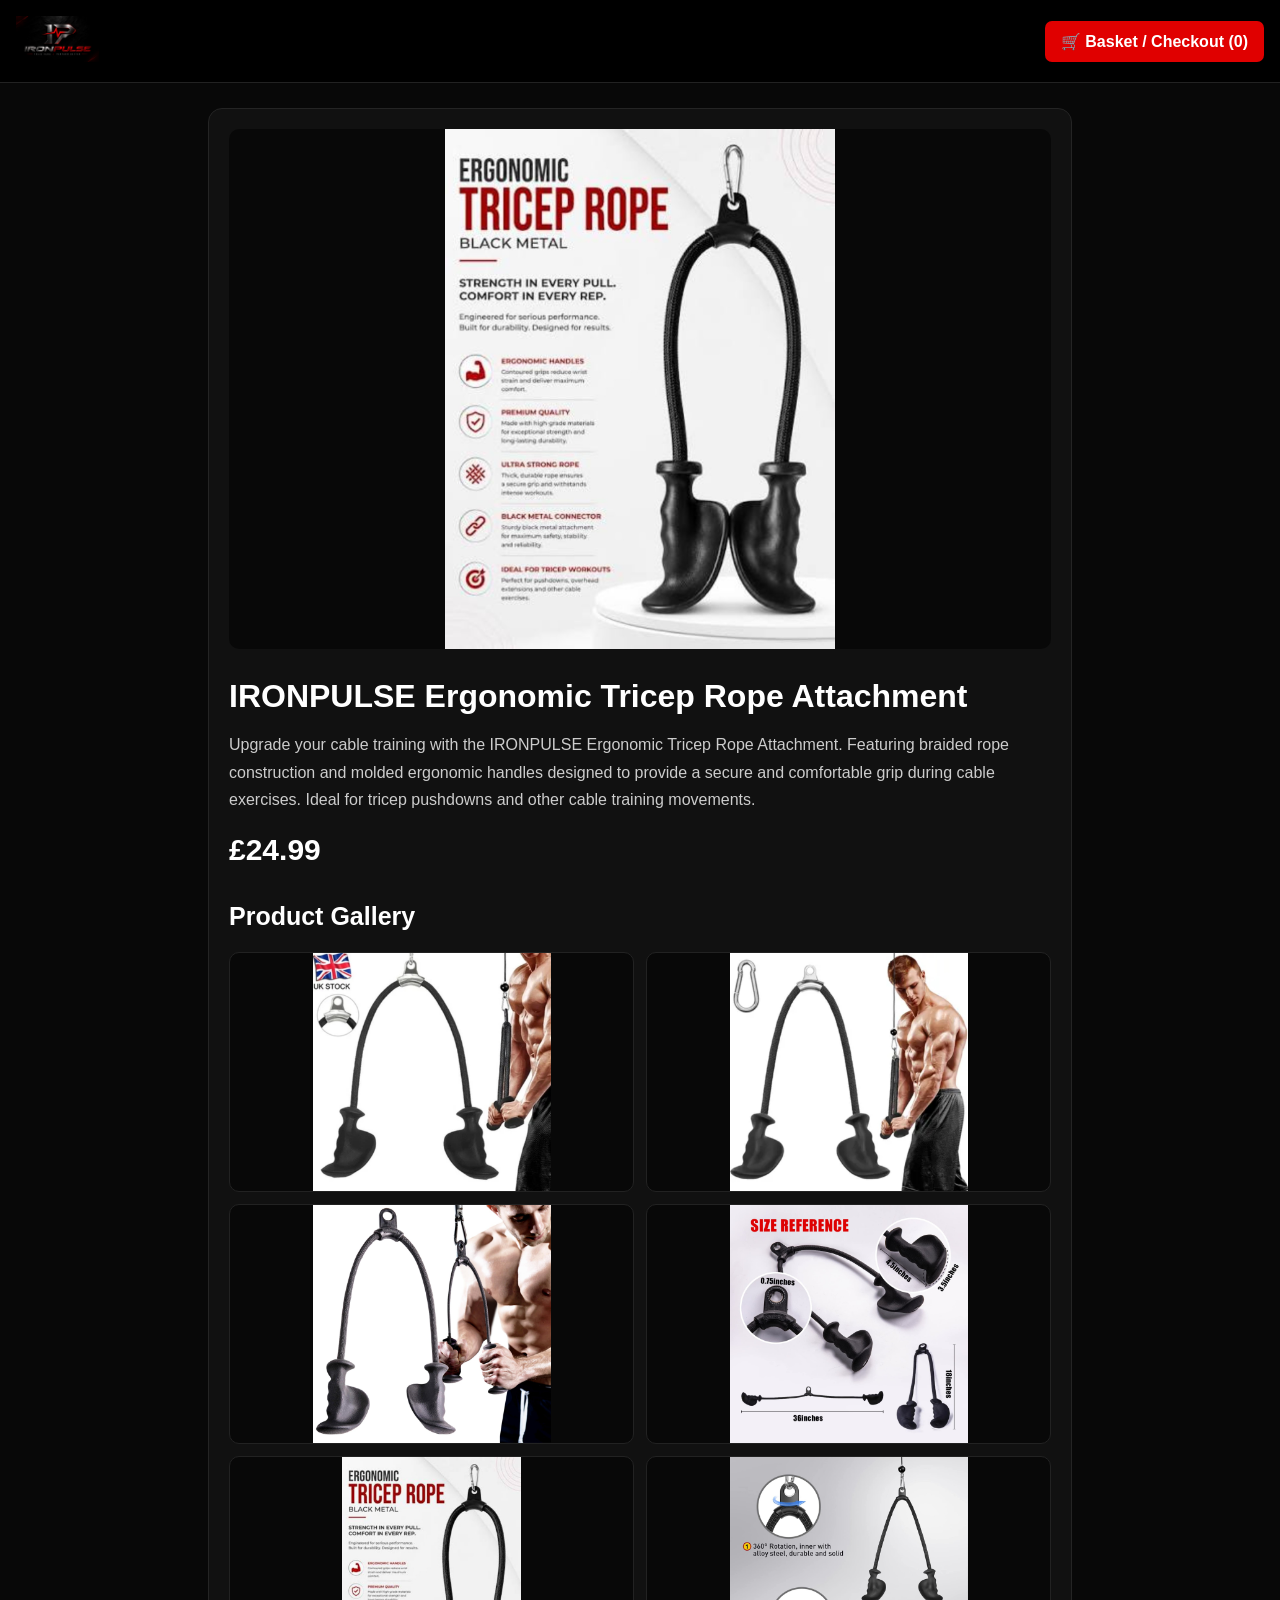
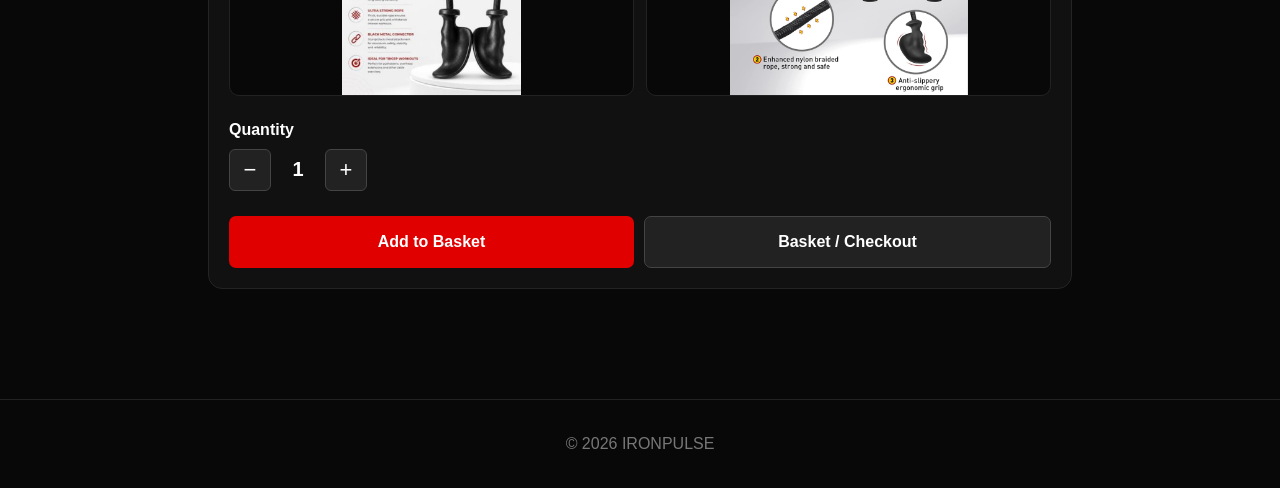
<file: tricep-rope.html>
<!DOCTYPE html>
<html lang="en">
<head>

<meta charset="UTF-8">
<meta name="viewport" content="width=device-width, initial-scale=1.0">

<title>Ergonomic Tricep Rope | IRONPULSE</title>

<style>

* {
  box-sizing: border-box;
}

body {
  margin: 0;
  background: #080808;
  color: #fff;
  font-family: Arial, sans-serif;
}

header {
  background: #000;
  padding: 16px;
  border-bottom: 1px solid #222;
  display: flex;
  align-items: center;
  justify-content: space-between;
}

.logo {
  width: 150px;
  max-width: 55%;
}

.basket {
  background: #e00000;
  color: #fff;
  padding: 11px 16px;
  border-radius: 7px;
  text-decoration: none;
  font-weight: bold;
}

.container {
  max-width: 900px;
  margin: auto;
  padding: 25px 18px 60px;
}

.product {
  background: #111;
  border: 1px solid #242424;
  border-radius: 14px;
  padding: 20px;
}

.main-image {
  width: 100%;
  max-height: 520px;
  object-fit: contain;
  background: #080808;
  border-radius: 10px;
}

h1 {
  font-size: 32px;
  margin: 25px 0 10px;
}

.description {
  color: #ccc;
  line-height: 1.7;
  font-size: 16px;
}

.price {
  font-size: 30px;
  font-weight: bold;
  margin: 20px 0;
}

.gallery-title {
  font-size: 25px;
  margin-top: 35px;
}

.gallery {
  display: grid;
  grid-template-columns: repeat(2, 1fr);
  gap: 12px;
  margin-top: 15px;
}

.gallery img {
  width: 100%;
  height: 240px;
  object-fit: contain;
  background: #080808;
  border-radius: 10px;
  border: 1px solid #222;
}

.quantity-area {
  margin-top: 25px;
}

.quantity {
  display: flex;
  align-items: center;
  gap: 12px;
  margin-top: 10px;
}

.quantity button {
  width: 42px;
  height: 42px;
  background: #222;
  color: white;
  border: 1px solid #444;
  border-radius: 6px;
  font-size: 22px;
  cursor: pointer;
}

.quantity span {
  min-width: 30px;
  text-align: center;
  font-size: 20px;
  font-weight: bold;
}

.button-row {
  display: flex;
  gap: 10px;
  margin-top: 25px;
}

.add-button,
.checkout-button {
  flex: 1;
  padding: 16px 10px;
  border-radius: 7px;
  font-size: 16px;
  font-weight: bold;
  cursor: pointer;
  text-align: center;
  text-decoration: none;
}

.add-button {
  background: #e00000;
  color: white;
  border: none;
}

.add-button:hover {
  background: #b00000;
}

.checkout-button {
  background: #222;
  color: white;
  border: 1px solid #444;
}

.checkout-button:hover {
  background: #333;
}

.message {
  display: none;
  text-align: center;
  margin-top: 15px;
  color: #6cff6c;
  font-weight: bold;
}

.back {
  display: block;
  text-align: center;
  color: #aaa;
  margin-top: 25px;
}

footer {
  text-align: center;
  padding: 35px 20px;
  border-top: 1px solid #222;
  color: #777;
  margin-top: 50px;
}

@media (max-width: 600px) {

  h1 {
    font-size: 27px;
  }

  .gallery {
    grid-template-columns: 1fr;
  }

  .gallery img {
    height: auto;
    max-height: 450px;
  }

  .button-row {
    flex-direction: column;
  }

}

</style>

</head>

<body>

<header>

<a href="index.html">

<img
class="logo"
src="assets/ironpulse-brand.jpg"
alt="IRONPULSE">

</a>

<a
href="checkout.html"
class="basket">

🛒 Basket / Checkout
(<span id="basketCount">0</span>)

</a>

</header>


<div class="container">

<section class="product">


<img
class="main-image"
src="assets/product-features.jpg"
alt="IRONPULSE Ergonomic Tricep Rope">


<h1>
IRONPULSE Ergonomic Tricep Rope Attachment
</h1>


<p class="description">

Upgrade your cable training with the
IRONPULSE Ergonomic Tricep Rope Attachment.

Featuring braided rope construction and
molded ergonomic handles designed to provide
a secure and comfortable grip during cable exercises.

Ideal for tricep pushdowns and other cable
training movements.

</p>


<div class="price">
£24.99
</div>


<h2 class="gallery-title">
Product Gallery
</h2>


<div class="gallery">

<img
src="assets/product-uk-stock.webp"
alt="IRONPULSE Tricep Rope">

<img
src="assets/product-action-2.webp"
alt="IRONPULSE Tricep Rope in use">

<img
src="assets/product-training.jpg"
alt="IRONPULSE Tricep Rope training">

<img
src="assets/product-size.jpg"
alt="IRONPULSE Tricep Rope size">

<img
src="assets/product-features.jpg"
alt="IRONPULSE Tricep Rope features">

<img
src="assets/product-action.png"
alt="IRONPULSE Tricep Rope">

</div>


<div class="quantity-area">

<strong>
Quantity
</strong>

<div class="quantity">

<button
onclick="changeQuantity(-1)">
−
</button>

<span id="quantity">
1
</span>

<button
onclick="changeQuantity(1)">
+
</button>

</div>

</div>


<div class="button-row">

<button
class="add-button"
onclick="addToBasket()">

Add to Basket

</button>

<a
href="checkout.html"
class="checkout-button">

Basket / Checkout

</a>

</div>


<div
id="message"
class="message">

✓ Added to basket

</div>


</section>

</div>


<footer>

© 2026 IRONPULSE

</footer>


<script>

let quantity = 1;


let basket =
JSON.parse(localStorage.getItem("ironpulseBasket")) || [];


function changeQuantity(amount) {

  quantity += amount;

  if (quantity < 1) {

    quantity = 1;

  }

  document.getElementById("quantity")
    .textContent = quantity;

}


function addToBasket() {

  const item = {

    product:
      "IRONPULSE Ergonomic Tricep Rope",

    price: 24.99,

    quantity: quantity,

    colour: "Black"

  };


  basket.push(item);


  localStorage.setItem(
    "ironpulseBasket",
    JSON.stringify(basket)
  );


  updateBasketCount();


  const message =
    document.getElementById("message");

  message.style.display = "block";


  setTimeout(function() {

    message.style.display = "none";

  }, 2000);

}


function updateBasketCount() {

  let count = 0;


  basket.forEach(function(item) {

    count += item.quantity;

  });


  document.getElementById("basketCount")
    .textContent = count;

}


updateBasketCount();

</script>

</body>
</html>
</file>
<file: styles.css>
:root{--bg:#080909;--panel:#101212;--panel2:#151818;--text:#f3f4f2;--muted:#9da4a0;--line:#292e2c;--accent:#d9ff3f;--max:1180px}
*{box-sizing:border-box}html{scroll-behavior:smooth}body{margin:0;background:var(--bg);color:var(--text);font-family:Inter,ui-sans-serif,system-ui,-apple-system,BlinkMacSystemFont,"Segoe UI",sans-serif;line-height:1.55}a{color:inherit;text-decoration:none}.site-header{height:76px;display:flex;align-items:center;justify-content:space-between;padding:0 5vw;border-bottom:1px solid var(--line);position:sticky;top:0;background:rgba(8,9,9,.94);backdrop-filter:blur(14px);z-index:10}.brand{display:flex;gap:10px;align-items:center;font-weight:900;letter-spacing:.08em}.brand span span{font-weight:500}.brand-mark{display:grid;place-items:center;width:31px;height:31px;border-radius:7px;background:var(--accent);color:#080909;font-size:12px;letter-spacing:0}.nav{display:flex;gap:24px;align-items:center;font-size:14px;color:#cbd0cd}.nav a:hover{color:var(--accent)}.nav-cart{border:1px solid var(--line);padding:8px 12px;border-radius:999px}.nav-cart span{background:var(--accent);color:#080909;border-radius:999px;padding:1px 6px;margin-left:4px;font-weight:800}
.hero{max-width:var(--max);margin:auto;min-height:720px;padding:90px 5vw 80px;display:grid;grid-template-columns:1.05fr .95fr;gap:70px;align-items:center}.eyebrow,.section-label{font-size:11px;letter-spacing:.18em;font-weight:800;color:var(--muted)}h1,h2,h3,p{margin-top:0}h1{font-size:clamp(48px,7vw,88px);line-height:.94;letter-spacing:-.055em;margin:20px 0 25px}h1 em,h2 em{font-style:normal;color:var(--accent)}.hero-text{max-width:570px;color:#b9bfbc;font-size:19px}.hero-actions{display:flex;gap:12px;margin:30px 0}.btn{display:inline-flex;align-items:center;justify-content:center;min-height:48px;padding:0 20px;border-radius:7px;border:1px solid var(--line);font-weight:800;cursor:pointer;transition:.2s}.btn-primary{background:var(--accent);color:#080909;border-color:var(--accent)}.btn-primary:hover{filter:brightness(1.06);transform:translateY(-1px)}.btn-ghost{background:transparent}.btn-ghost:hover{border-color:#555}.trust-row{display:flex;gap:18px;flex-wrap:wrap;color:#9fa6a2;font-size:12px}.product-art{position:relative;min-height:460px;border:1px solid var(--line);background:radial-gradient(circle at 50% 45%,#202624 0,#111514 48%,#0b0c0c 100%);overflow:hidden}.product-art:after{content:"";position:absolute;inset:auto -20% -35% -20%;height:220px;background:radial-gradient(ellipse,rgba(217,255,63,.12),transparent 65%)}.art-badge{position:absolute;top:25px;left:25px;z-index:3;font-size:10px;letter-spacing:.18em;color:var(--accent)}.rope-rope{position:absolute;width:23px;background:repeating-linear-gradient(145deg,#161818 0,#252928 4px,#0b0c0c 8px);border-radius:18px;box-shadow:inset 2px 0 3px #343a37,4px 4px 12px #000}.rope-left{height:300px;left:35%;top:95px;transform:rotate(17deg)}.rope-right{height:300px;right:35%;top:95px;transform:rotate(-17deg)}.connector{position:absolute;top:58px;left:50%;transform:translateX(-50%);width:60px;height:52px;border-radius:9px 9px 15px 15px;background:linear-gradient(90deg,#555,#d2d5d2,#666);box-shadow:0 8px 20px #000}.carabiner{position:absolute;top:22px;left:50%;transform:translateX(-50%);width:28px;height:55px;border:7px solid #aeb4b1;border-bottom-color:transparent;border-radius:15px}.endcap{position:absolute;bottom:67px;width:74px;height:74px;border-radius:50%;background:radial-gradient(circle at 35% 28%,#4b504d,#111312 64%);box-shadow:0 14px 24px #000}.end-left{left:27%}.end-right{right:27%}.product-art.large{min-height:590px}.gallery-note{position:absolute;top:22px;left:22px;font-size:10px;letter-spacing:.16em;color:#777f7b}.gallery-mini{display:grid;grid-template-columns:repeat(3,1fr);gap:8px;margin-top:8px}.mini-art{height:82px;border:1px solid var(--line);background:linear-gradient(135deg,#171b19,#0c0e0d);display:grid;place-items:center;color:#555;font-size:11px}.image-note{font-size:11px;color:#727a75;margin-top:10px}
.section{max-width:var(--max);margin:auto;padding:100px 5vw}.dark-section{max-width:none;background:#0d0f0f;border-top:1px solid var(--line);border-bottom:1px solid var(--line);padding-left:calc((100vw - var(--max))/2 + 5vw);padding-right:calc((100vw - var(--max))/2 + 5vw)}.product-grid{display:grid;grid-template-columns:1fr .85fr;gap:70px;margin-top:30px}.product-info h2{font-size:clamp(38px,5vw,60px);line-height:.98;letter-spacing:-.04em;margin:16px 0}.lead{font-size:18px;color:#adb4b0}.price-line{display:flex;align-items:baseline;gap:12px;margin:30px 0 8px}.price{font-size:42px;font-weight:900}.price-note{color:#858c88;text-transform:uppercase;font-size:10px;letter-spacing:.14em}.stock{font-size:11px;color:var(--accent);letter-spacing:.08em;margin-bottom:22px}.check-list{list-style:none;padding:0;margin:0 0 28px}.check-list li{padding:12px 0;border-bottom:1px solid var(--line);color:#aeb5b1}.check-list strong{color:#f0f2ef}.buy-box{display:flex;gap:10px}.qty{display:flex;border:1px solid var(--line);border-radius:7px;min-height:48px;align-items:center}.qty button{background:none;border:0;color:var(--text);font-size:22px;width:42px;cursor:pointer}.qty span{min-width:30px;text-align:center;font-weight:800}.buy-btn{flex:1}.small-note{font-size:11px;color:#747c78;margin-top:12px}.feature-grid{display:grid;grid-template-columns:repeat(3,1fr);gap:1px;background:var(--line);margin-top:28px}.feature-grid article{background:#0d0f0f;padding:35px}.feature-num{font-size:11px;color:var(--accent);font-weight:900}.feature-grid h3{font-size:27px;margin:35px 0 8px}.feature-grid p,.movement-grid p{color:#929995}.movement-grid{display:grid;grid-template-columns:repeat(4,1fr);gap:1px;background:var(--line);margin-top:28px}.movement-grid>div{background:var(--bg);padding:28px}.movement-grid span{color:var(--accent);font-size:11px;font-weight:900}.movement-grid h3{margin:35px 0 8px}.spec-grid{display:grid;grid-template-columns:repeat(2,1fr);margin-top:28px;border-top:1px solid var(--line)}.spec-grid div{padding:22px;border-bottom:1px solid var(--line);display:flex;flex-direction:column;gap:4px}.spec-grid span{font-size:11px;color:#747c78;text-transform:uppercase;letter-spacing:.12em}.disclaimer{font-size:11px;color:#747c78;margin-top:22px}.faq details{border-top:1px solid var(--line);padding:22px 0}.faq details:last-child{border-bottom:1px solid var(--line)}summary{cursor:pointer;font-weight:800}.faq details p{color:#9aa19d;max-width:800px;padding-top:15px;margin:0}.cta{max-width:var(--max);margin:0 auto 100px;padding:70px 5vw;border:1px solid var(--line);display:flex;align-items:center;justify-content:space-between;gap:30px;background:linear-gradient(110deg,#121615,#0b0d0c)}.cta h2{font-size:clamp(36px,5vw,64px);line-height:.95;margin:15px 0 0}.footer{border-top:1px solid var(--line);padding:35px 5vw;color:#6f7773;font-size:11px;display:flex;gap:30px;justify-content:space-between;flex-wrap:wrap}.footer-brand{color:#dfe3e0;font-weight:900;letter-spacing:.12em}.footer-links{display:flex;gap:18px}.footer a:hover{color:var(--accent)}
.checkout-page,.legal-page{max-width:var(--max);margin:auto;padding:90px 5vw;min-height:70vh}.checkout-page h1,.legal-page h1{font-size:clamp(48px,6vw,76px);letter-spacing:-.05em;margin:15px 0 40px}.checkout-grid{display:grid;grid-template-columns:1fr 1fr;gap:20px}.checkout-card{background:var(--panel);border:1px solid var(--line);padding:30px}.empty-state{text-align:center;padding:50px 20px}.basket-item{display:grid;grid-template-columns:70px 1fr auto;gap:15px;align-items:center;padding-bottom:25px;border-bottom:1px solid var(--line)}.mini-product{height:70px;background:linear-gradient(135deg,#202624,#0b0d0c);border:1px solid var(--line);position:relative}.mini-product:after{content:"";position:absolute;width:45px;height:10px;background:#191c1b;left:13px;top:29px;transform:rotate(-20deg);border-radius:8px}.total-row{display:flex;justify-content:space-between;padding:16px 0;border-bottom:1px solid var(--line);font-size:13px}.grand{font-size:18px;border:0}.notice{background:#161a17;border:1px solid #313932;padding:15px;color:#aeb6b0;font-size:13px}form{display:grid;gap:15px}label{display:grid;gap:6px;font-size:12px;color:#aeb5b1}input,textarea{width:100%;background:#0b0d0c;border:1px solid var(--line);color:var(--text);padding:12px;border-radius:5px;font:inherit}code{color:var(--accent)}.legal-page{max-width:900px}.legal-page h2{margin-top:35px}.legal-page p{color:#a9b0ac}.legal-page .btn{margin-top:30px}
@media(max-width:850px){.nav a:not(.nav-cart){display:none}.hero,.product-grid,.checkout-grid{grid-template-columns:1fr}.hero{padding-top:60px;min-height:auto}.product-art{min-height:380px}.product-art.large{min-height:450px}.feature-grid,.movement-grid{grid-template-columns:1fr 1fr}.cta{margin-left:5vw;margin-right:5vw;flex-direction:column;align-items:flex-start}.dark-section{padding-left:5vw;padding-right:5vw}}
@media(max-width:560px){.hero{gap:35px}.feature-grid,.movement-grid,.spec-grid{grid-template-columns:1fr}.section{padding-top:70px;padding-bottom:70px}.product-grid{gap:40px}.hero-actions{flex-direction:column}.btn{width:100%}.trust-row{display:grid;gap:8px}.end-left{left:17%}.end-right{right:17%}.rope-left{left:28%}.rope-right{right:28%}}

.photo-plan-grid{display:grid;grid-template-columns:repeat(3,1fr);gap:1px;background:var(--line);margin-top:28px}.photo-plan-grid>div{background:var(--bg);padding:30px}.photo-plan-grid span{font-size:11px;color:var(--accent);font-weight:900;letter-spacing:.12em}.photo-plan-grid h3{font-size:25px;margin:32px 0 8px}.photo-plan-grid p{color:#929995}
@media(max-width:850px){.photo-plan-grid{grid-template-columns:1fr}}

.hero-photo{position:relative;min-height:460px;border:1px solid var(--line);overflow:hidden;background:#0d0f0f;box-shadow:0 25px 70px rgba(0,0,0,.35)}
.hero-photo img{width:100%;height:100%;min-height:460px;object-fit:cover;display:block;filter:contrast(1.04)}
.photo-tag{position:absolute;left:22px;bottom:18px;background:rgba(8,9,9,.78);border:1px solid #3a403d;padding:8px 11px;font-size:9px;letter-spacing:.16em}
.photo-frame{min-height:590px;border:1px solid var(--line);overflow:hidden;background:#0d0f0f}
.photo-frame img{width:100%;height:590px;object-fit:cover;display:block}
.gallery-mini img{width:100%;height:82px;object-fit:cover;display:block;border:1px solid var(--line);filter:contrast(1.03)}
.image-showcase{padding-top:30px}
.image-grid{display:grid;grid-template-columns:repeat(3,1fr);gap:12px;margin-top:28px}
.image-grid figure{margin:0;border:1px solid var(--line);background:#0d0f0f;overflow:hidden}
.image-grid img{display:block;width:100%;aspect-ratio:1/1;object-fit:cover}
.image-grid figcaption{padding:15px;font-size:10px;font-weight:900;letter-spacing:.14em}
.image-disclaimer{font-size:11px;color:#747c78;margin-top:12px}
@media(max-width:850px){.image-grid{grid-template-columns:1fr 1fr}.photo-frame img{height:450px}}
@media(max-width:560px){.image-grid{grid-template-columns:1fr}.hero-photo,.hero-photo img{min-height:360px}.photo-frame,.photo-frame img{min-height:390px;height:390px}}
</file>
